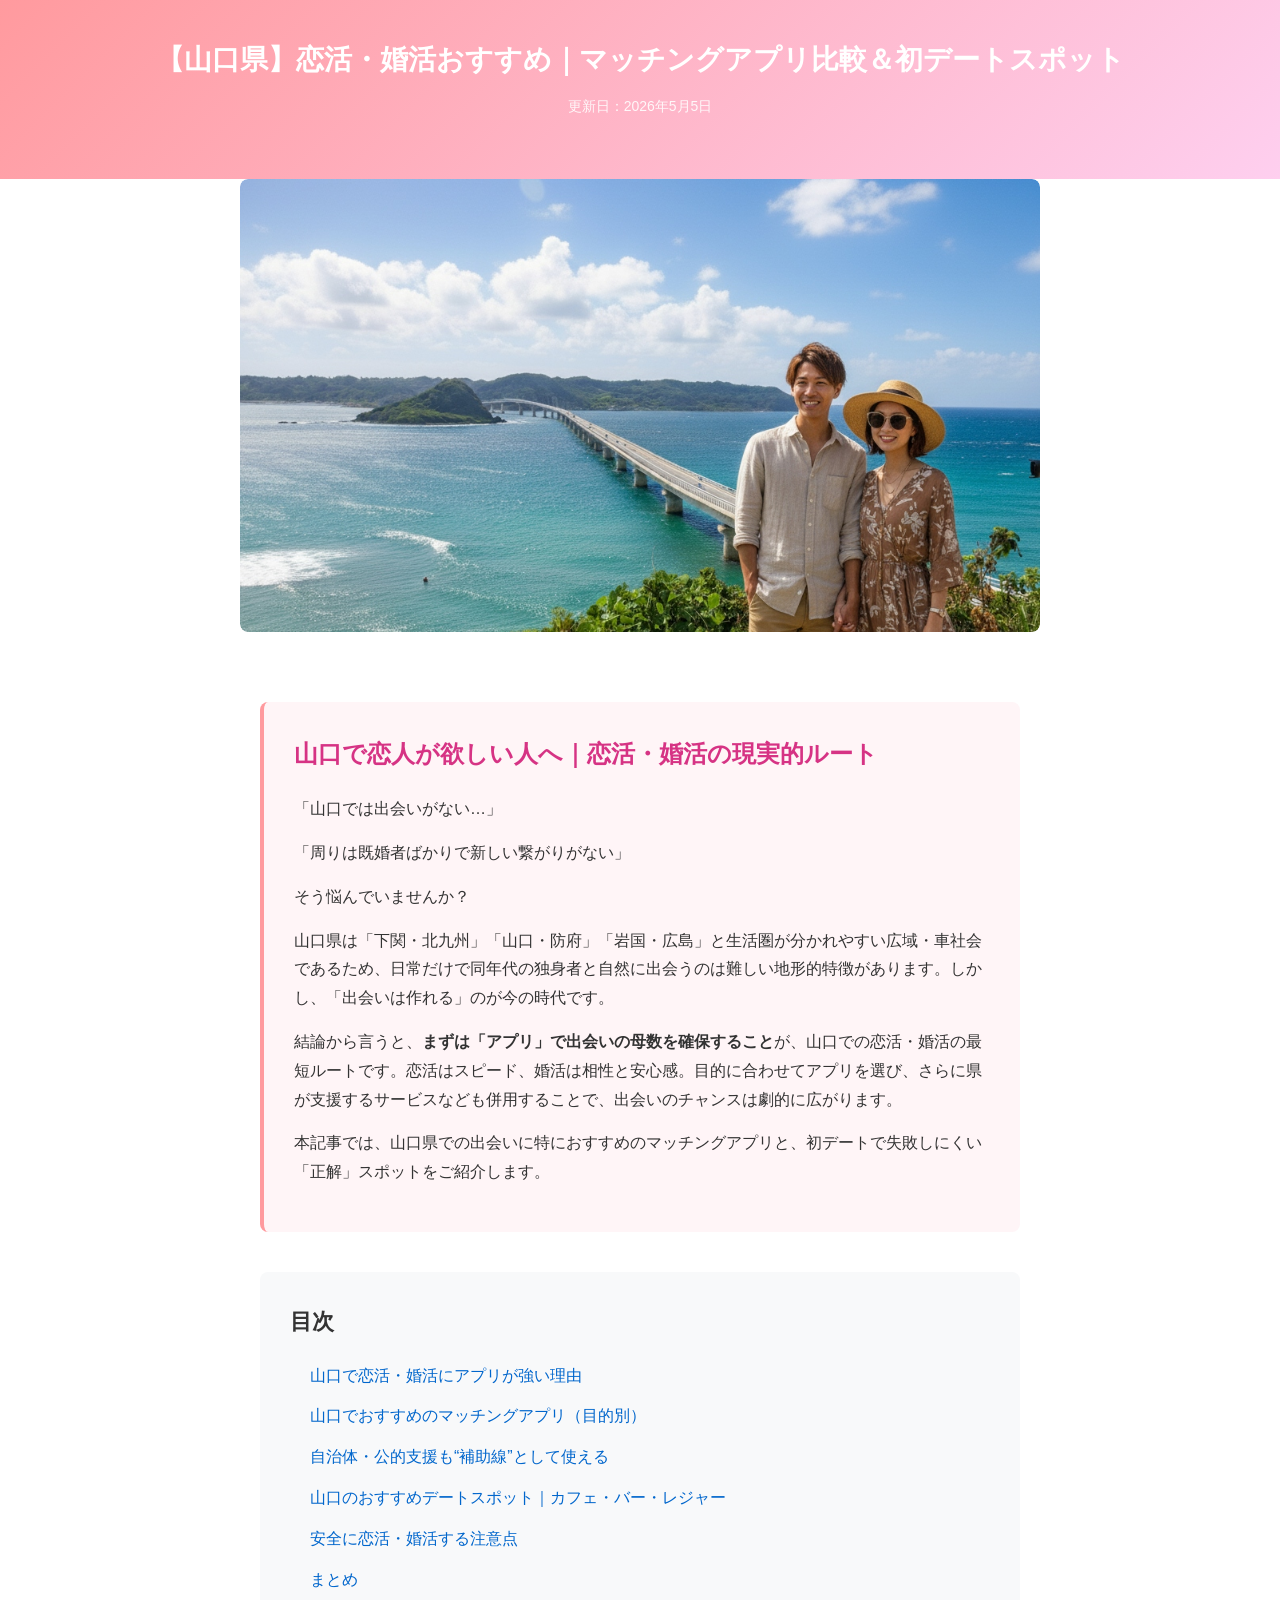
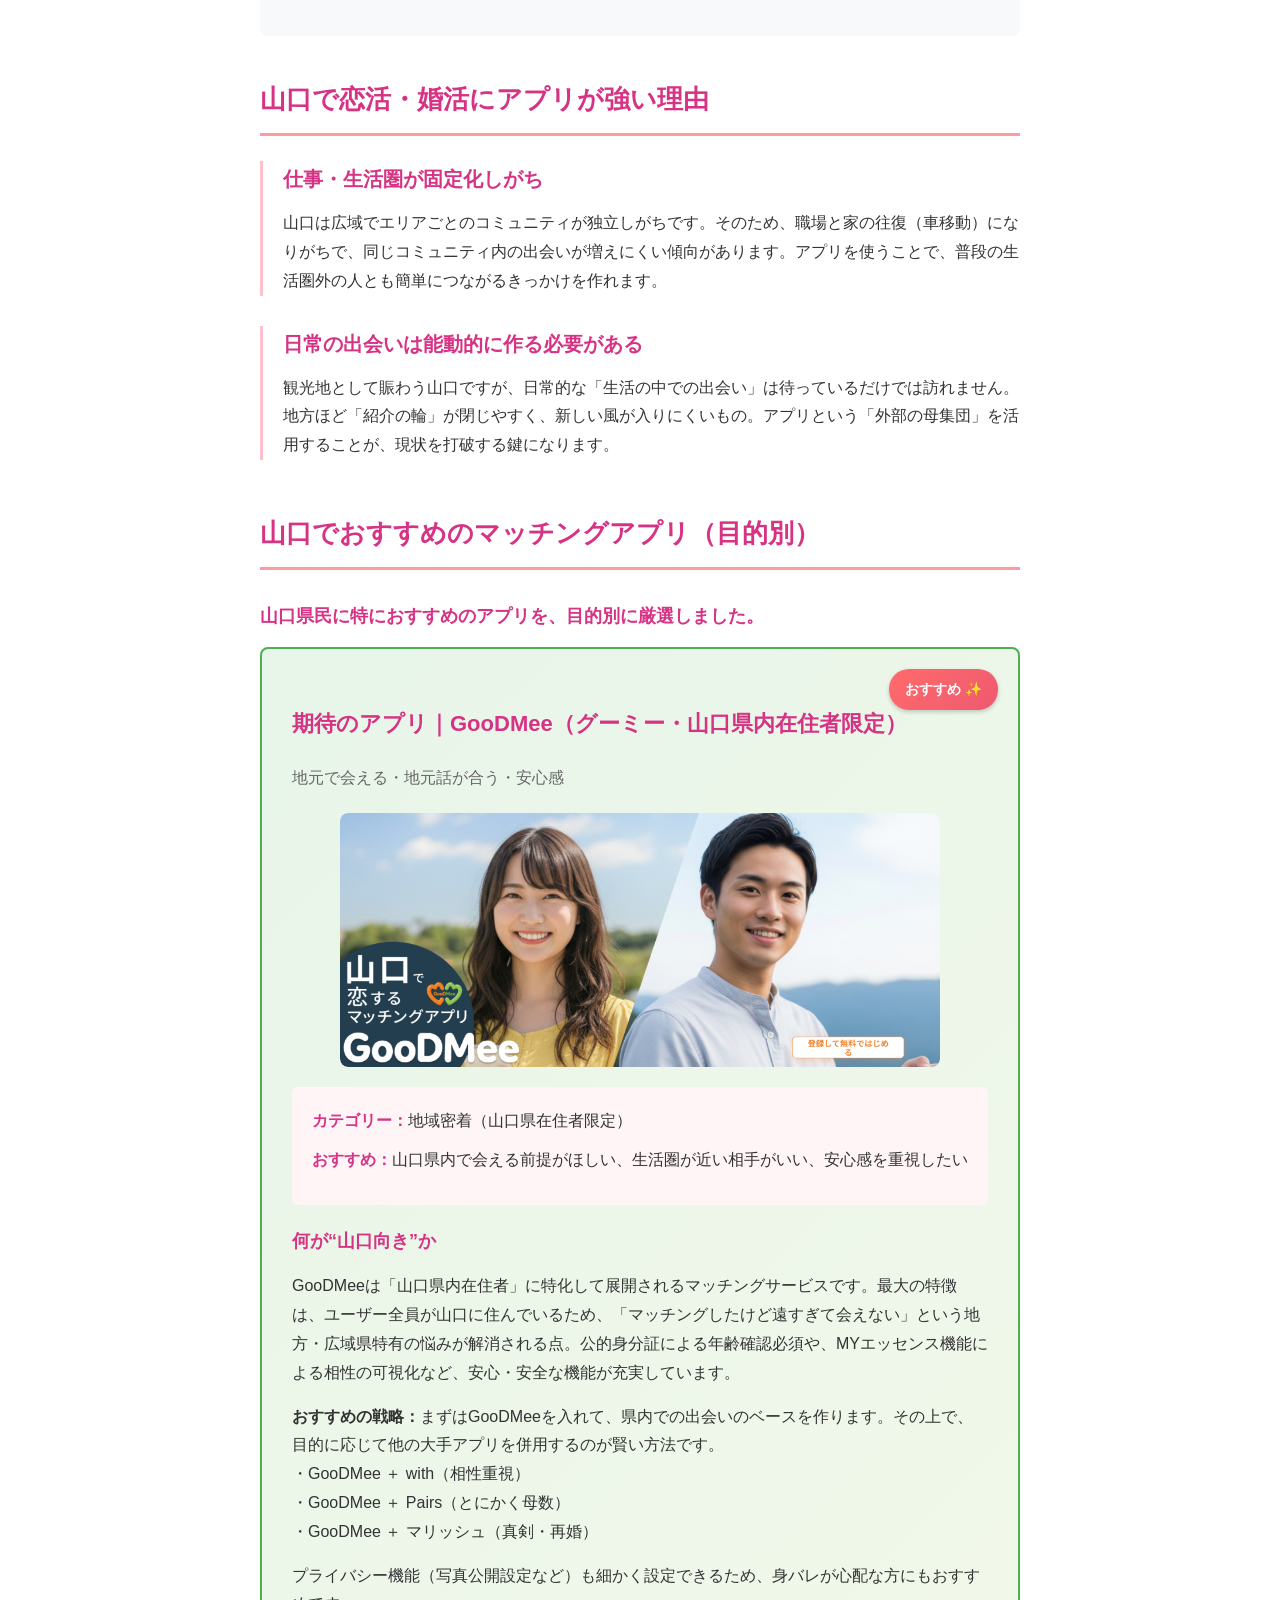
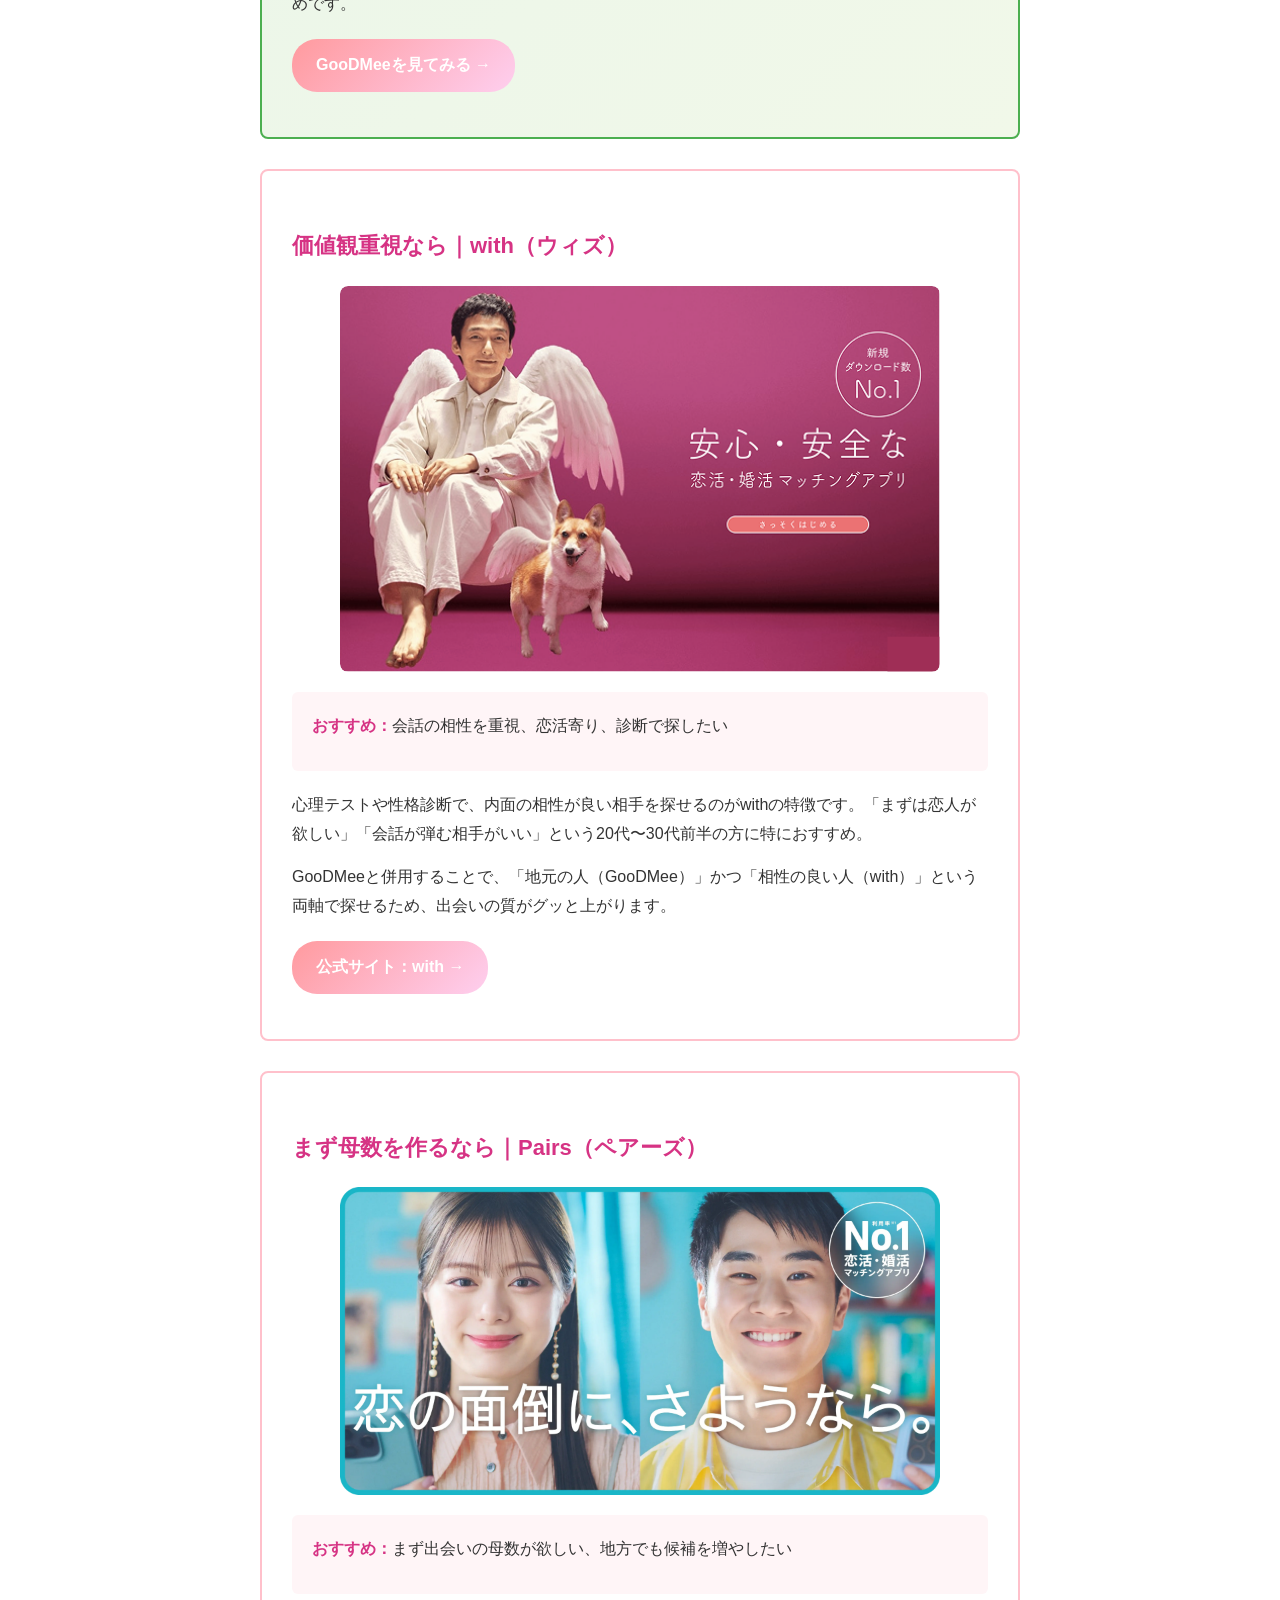
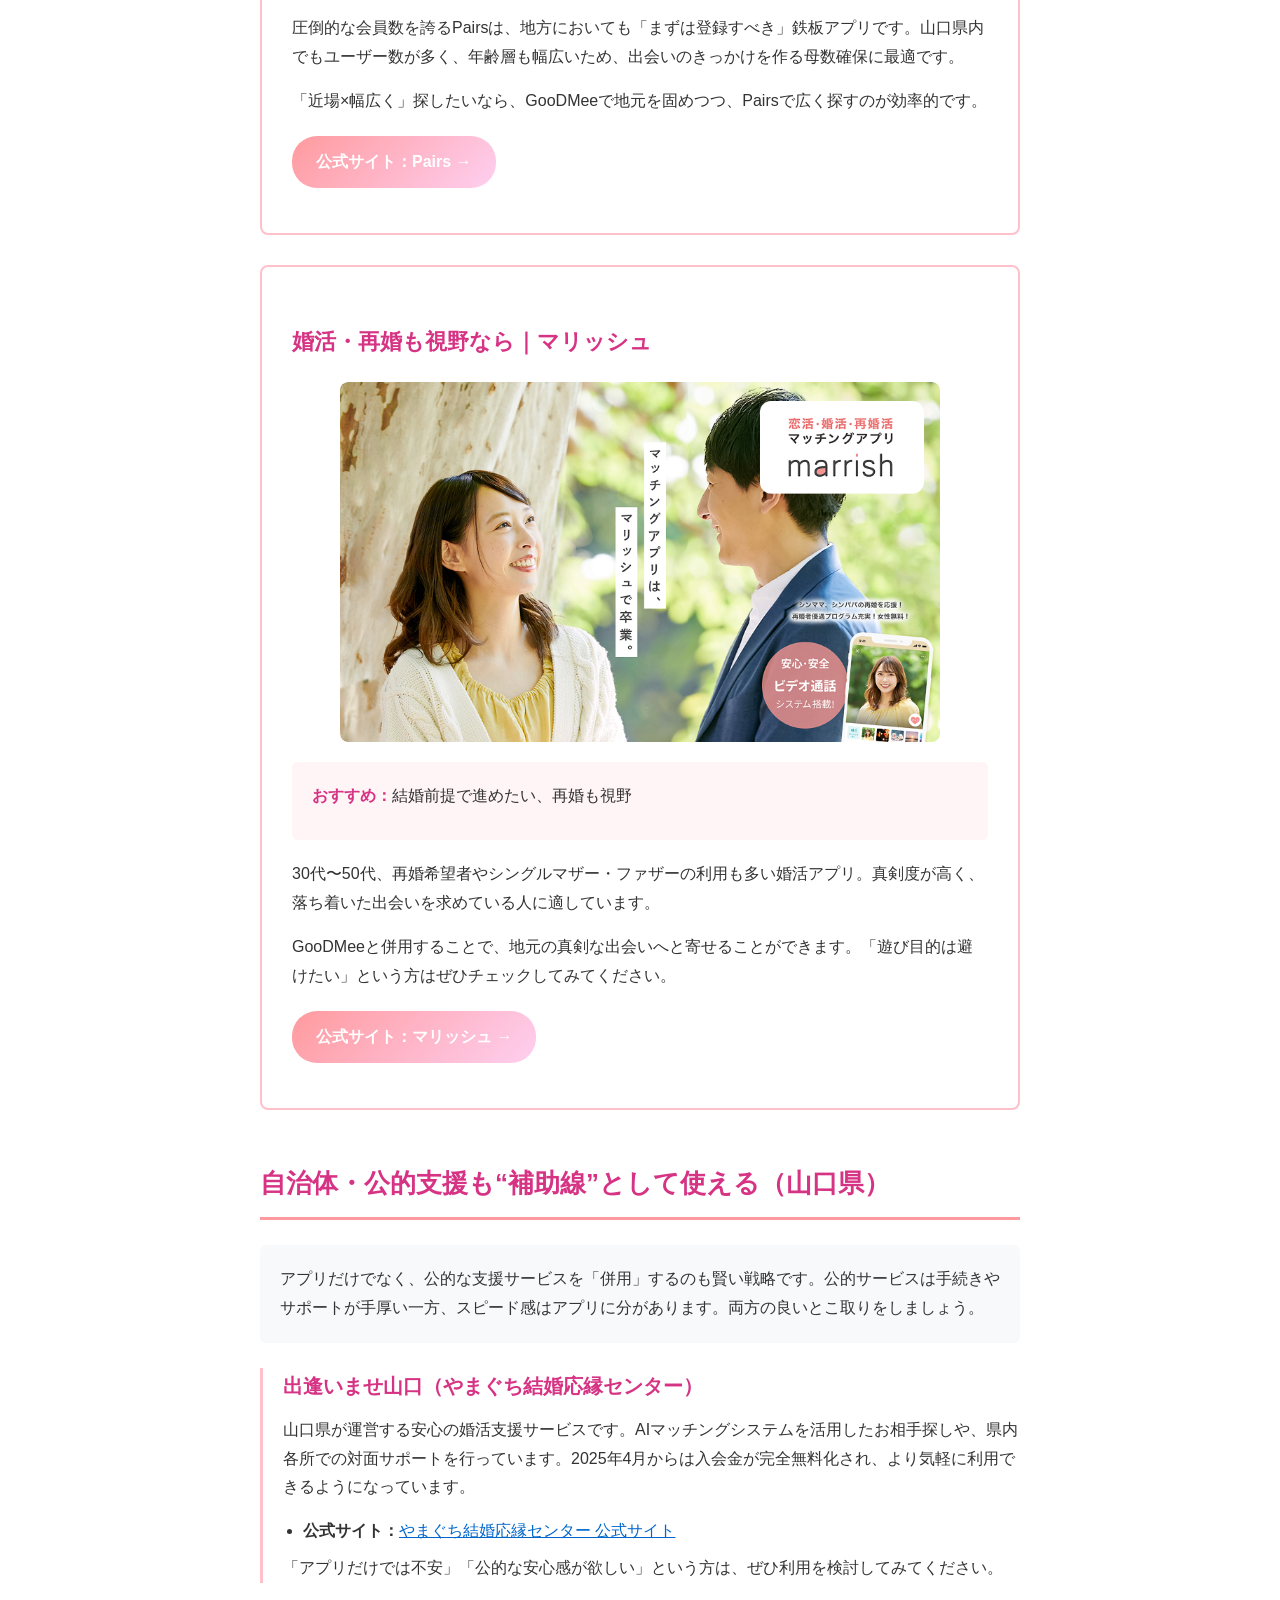
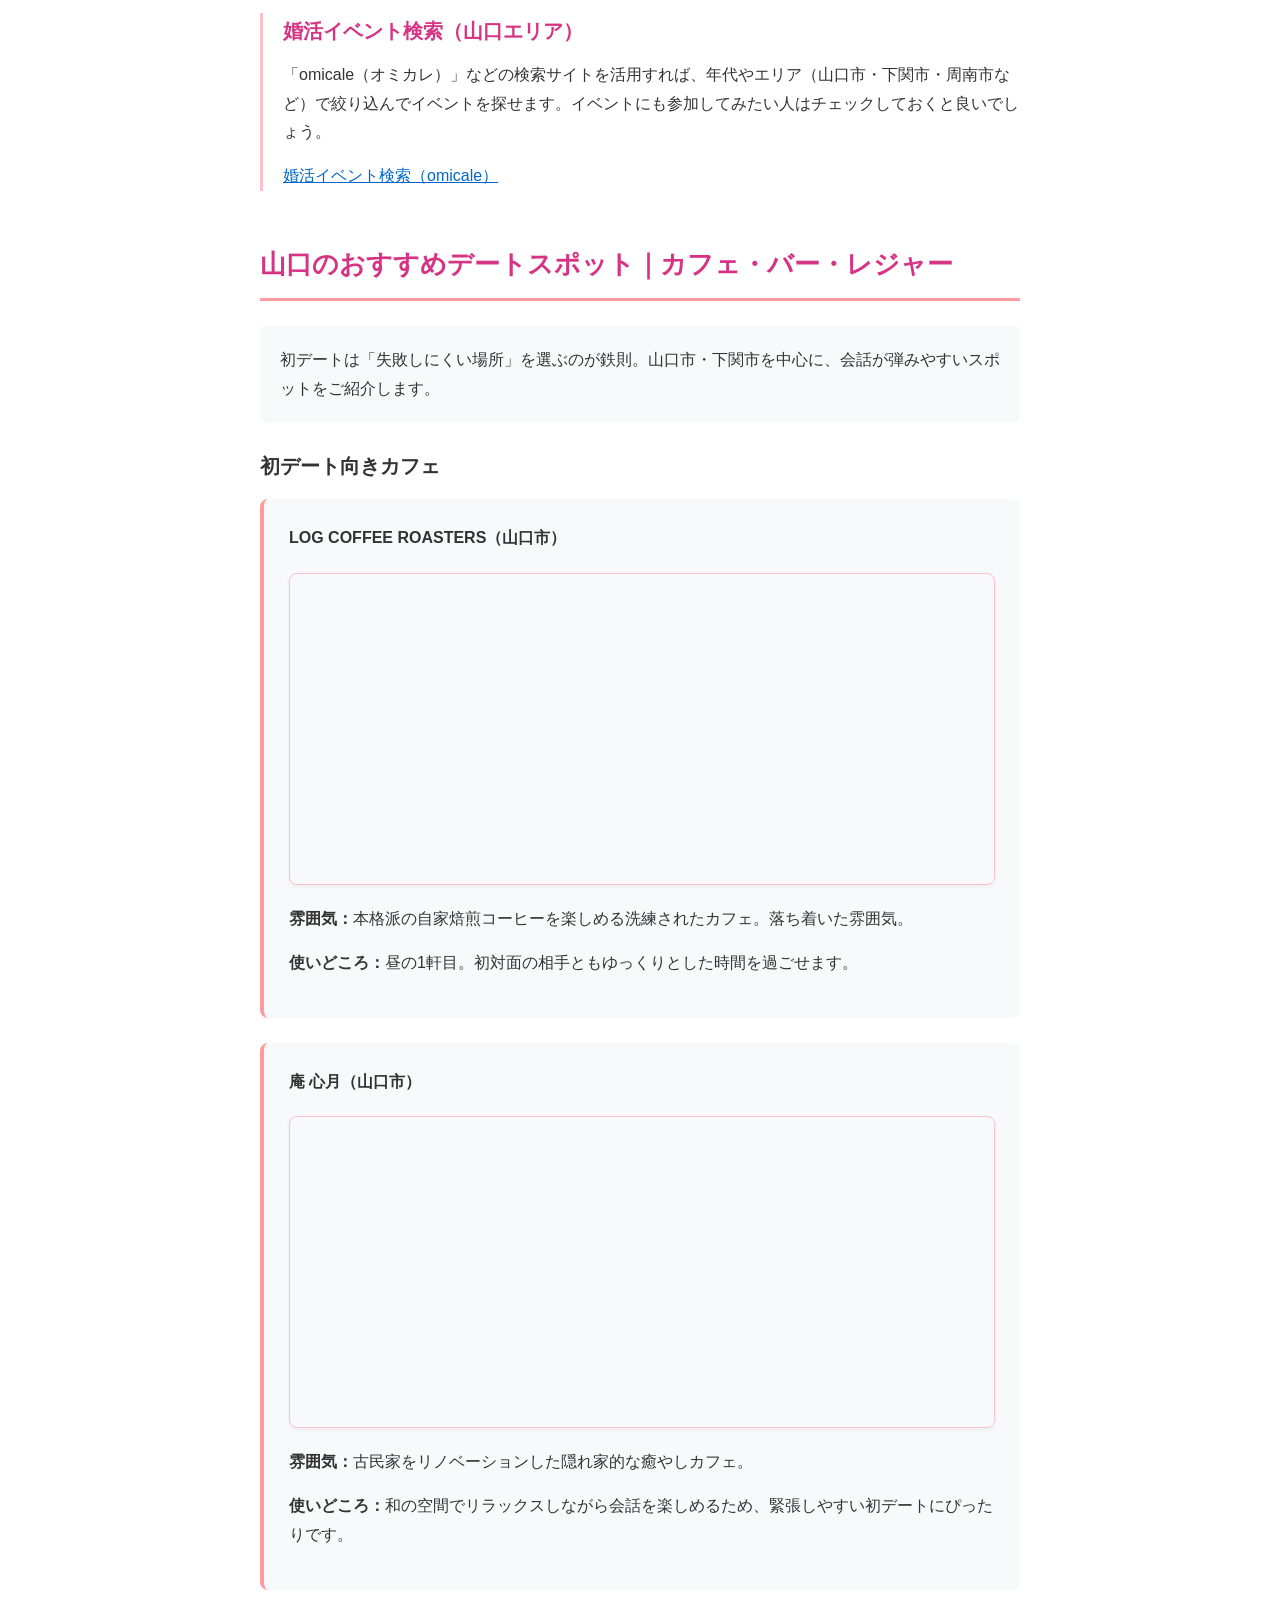
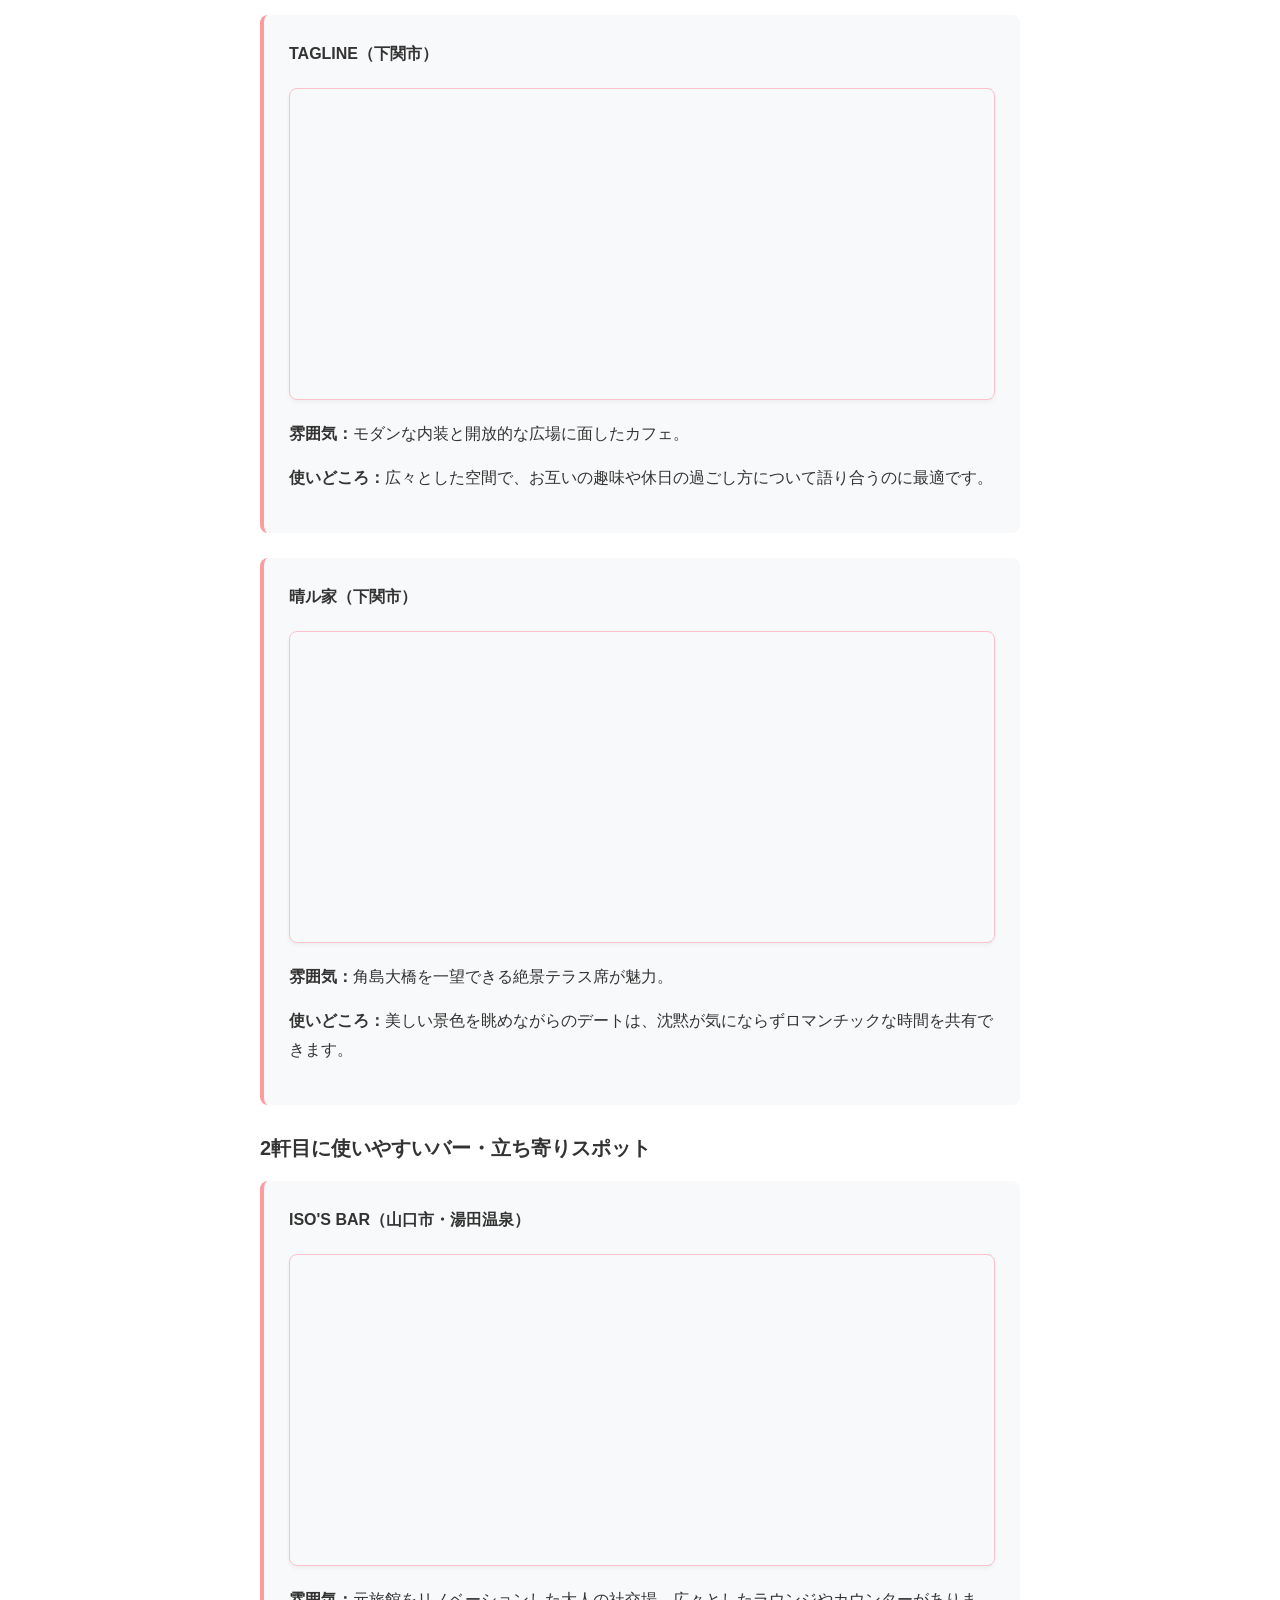
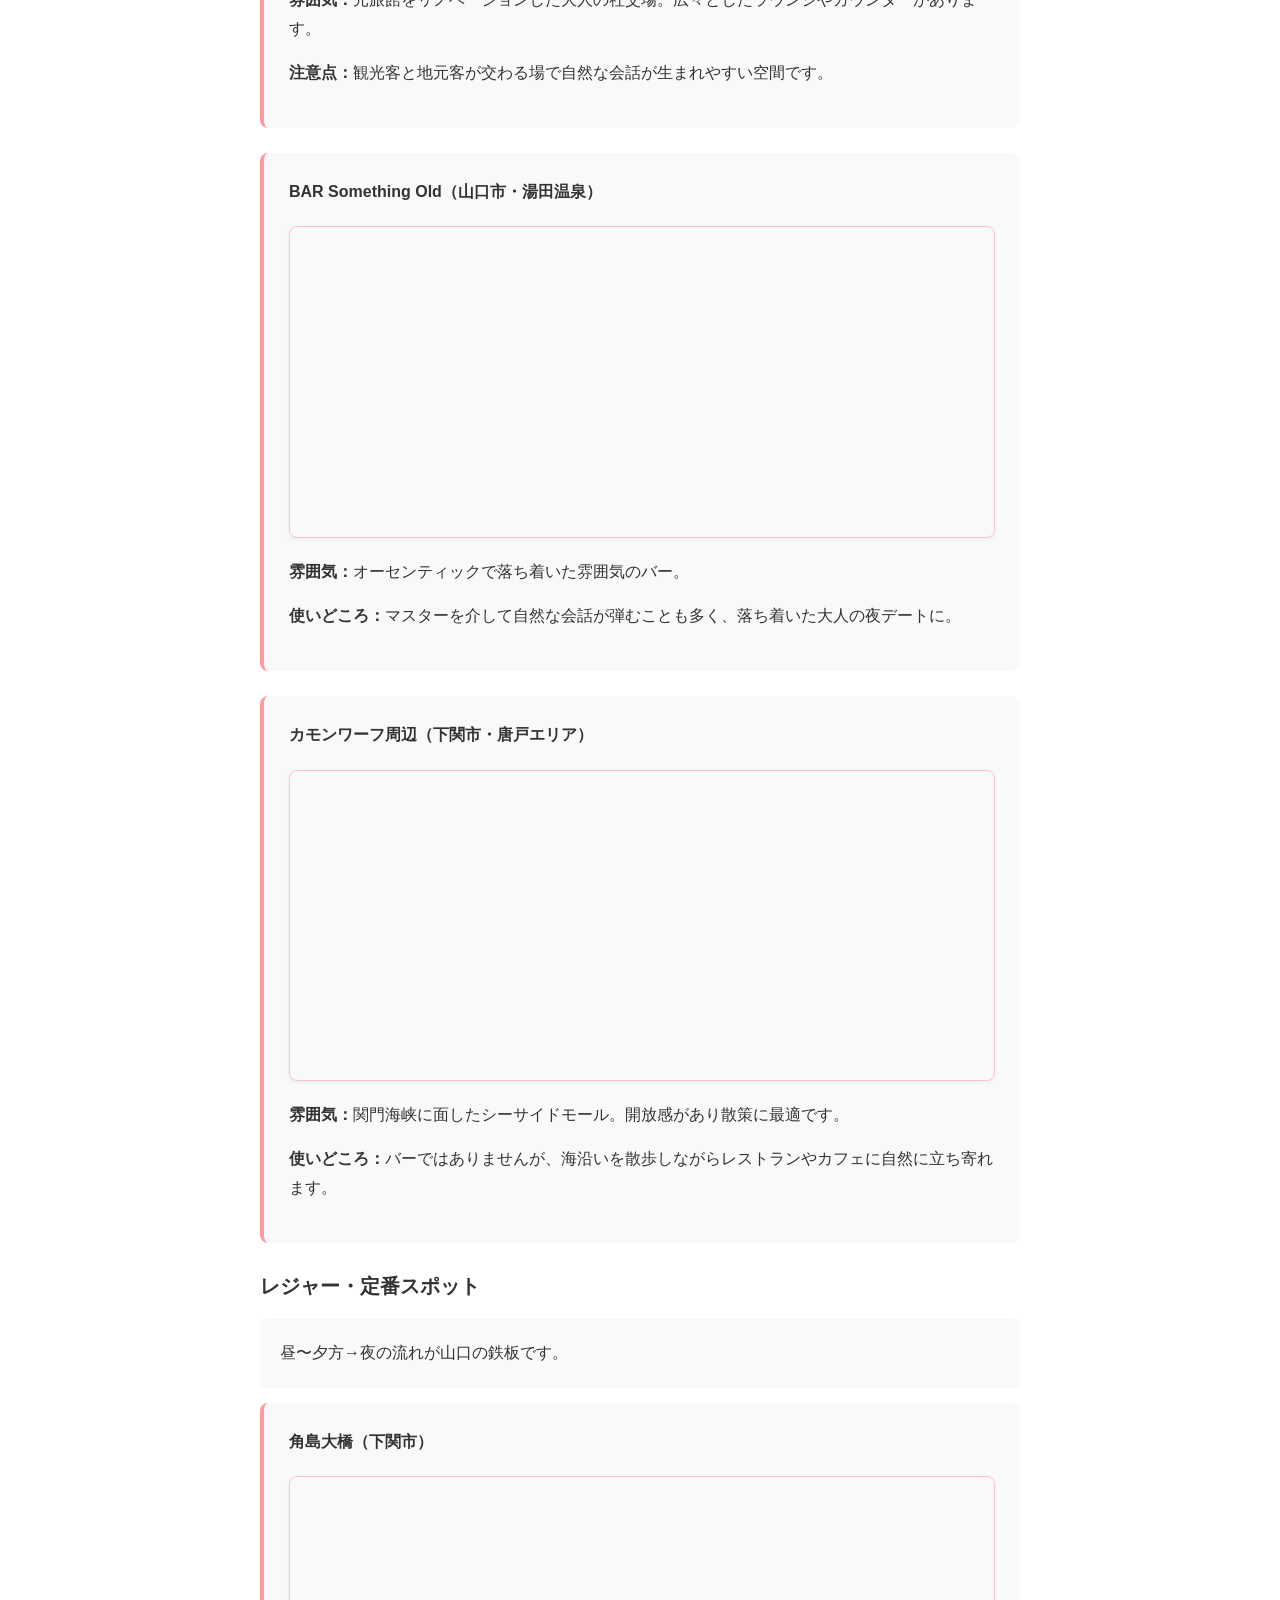
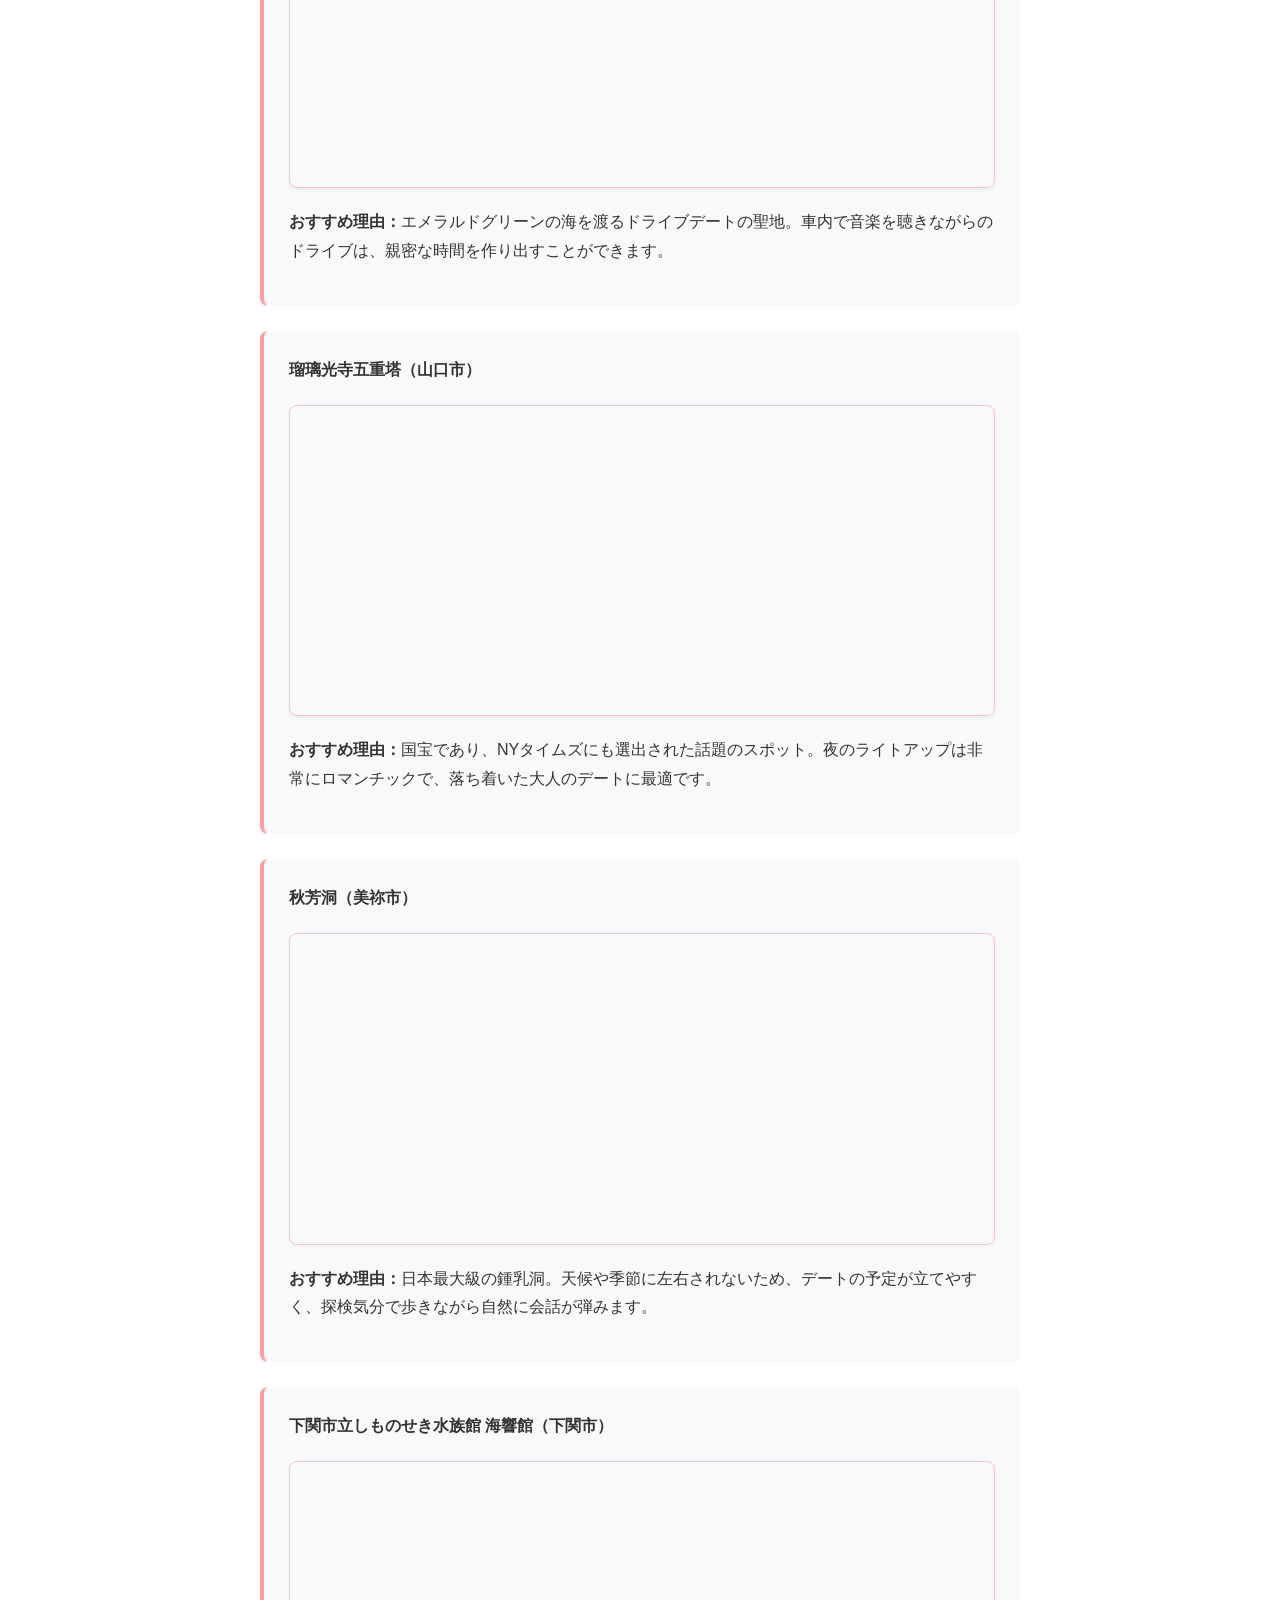
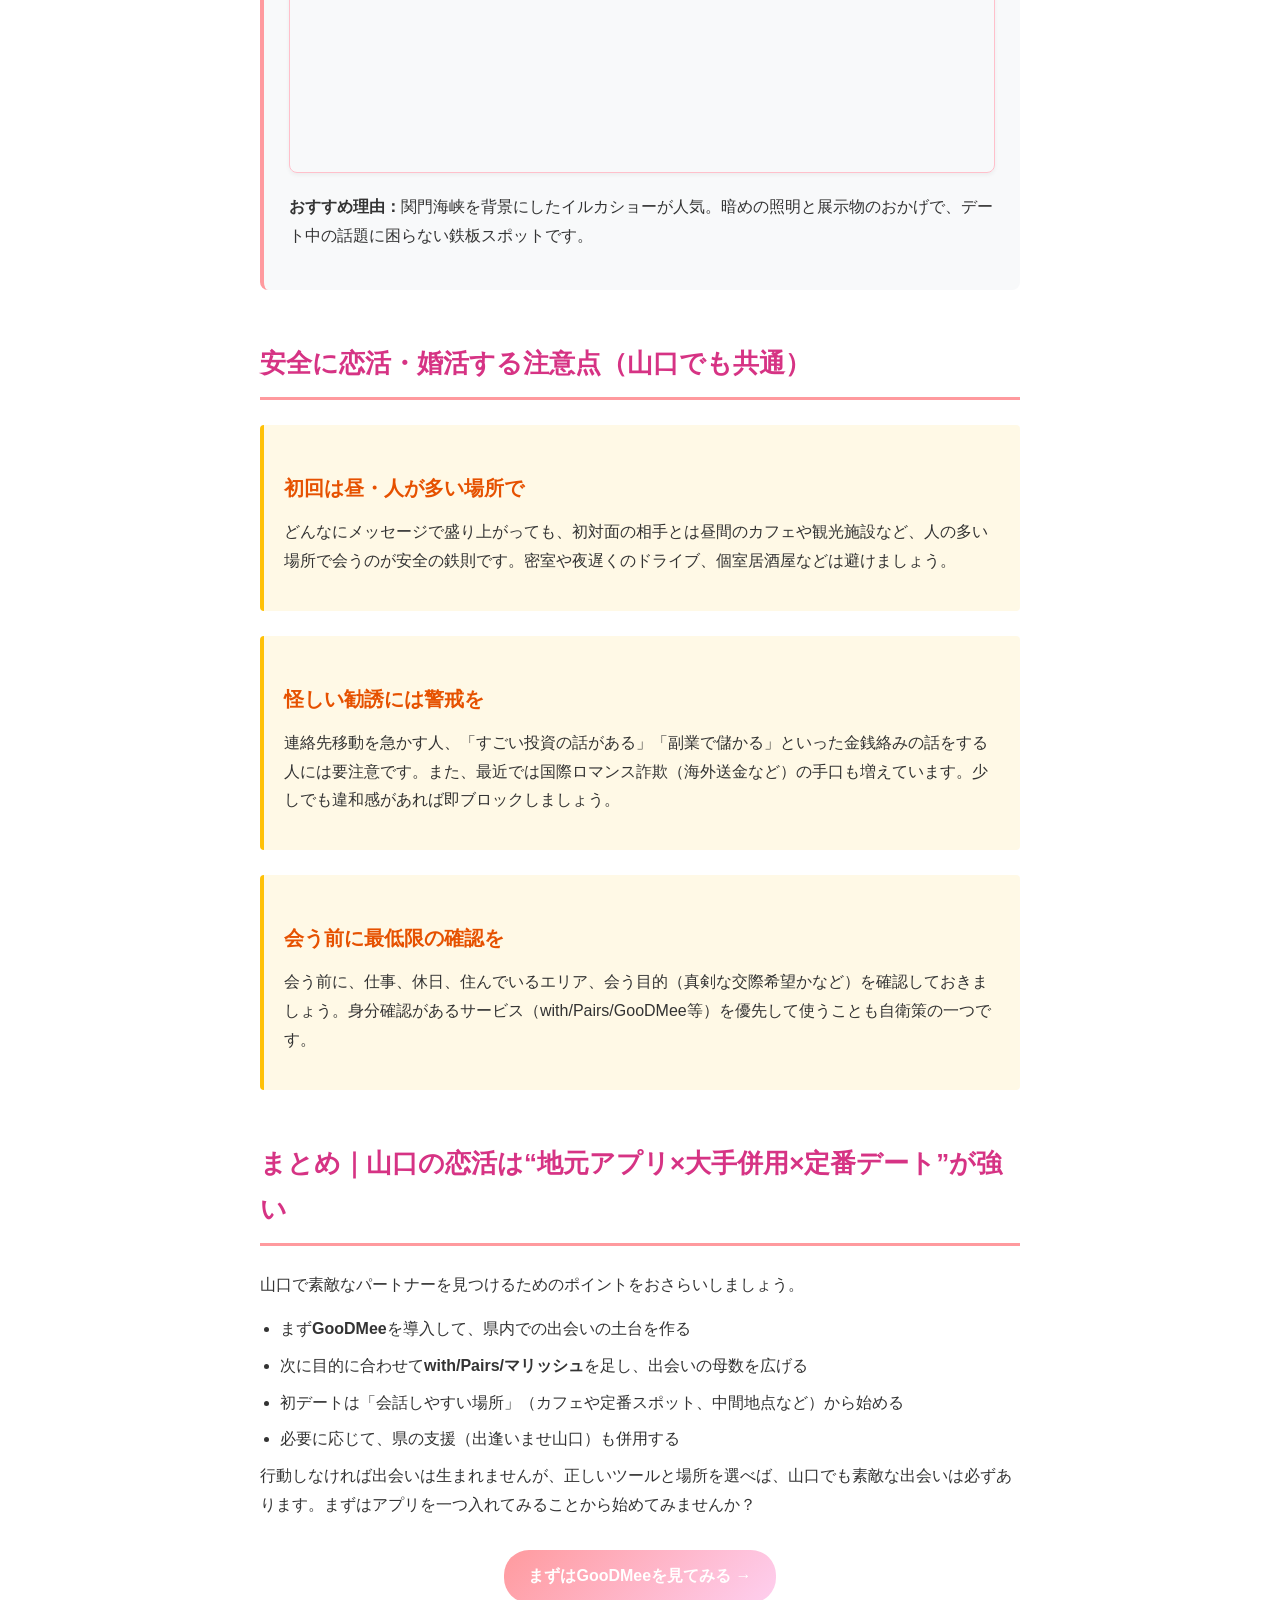
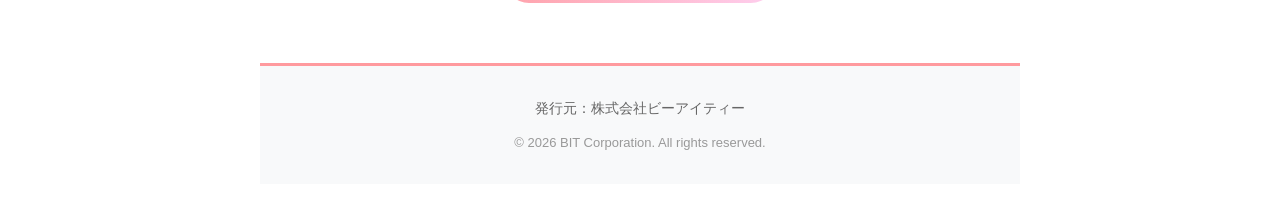
<file: index.html>
<!DOCTYPE html>
<html lang="ja">

<head>
    <meta charset="UTF-8">
    <meta name="viewport" content="width=device-width, initial-scale=1.0">
    <meta name="google-site-verification" content="XobACse9XaHFFnl0Vgy35clkNvxYdwOlj73VS5KQYPg" />

    <!-- ===============================
        ★ Meta Description（検索意図最適化）
    ================================== -->
    <meta name="description"
        content="山口県で恋人が欲しい人向け。おすすめマッチングアプリ比較（GooDMee/with/Pairs/マリッシュ）と、山口市・下関市の初デートに使いやすいカフェ・バー・定番スポットをまとめました。">

    <!-- ===============================
        ★ Title（SEO最適化）
    ================================== -->
    <title>【山口県】恋活・婚活おすすめ｜マッチングアプリ比較＆初デートスポット（山口市・下関市）</title>

    <!-- ===============================
        ★ Keywords（評価は弱いがYahoo対策）
    ================================== -->
    <meta name="keywords" content="山口 マッチングアプリ, 山口 恋活, 山口 婚活, 山口市 デート, 下関市 デート, 山口 カフェ デート, 山口 バー デート, 山口県 婚活支援 出逢いませ山口">

    <!-- ===============================
        ★ OGP（SNSシェア最適化）
    ================================== -->
    <meta property="og:title" content="【山口県】恋活・婚活おすすめ｜マッチングアプリ比較＆初デートスポット">
    <meta property="og:description" content="山口県で恋人が欲しい人向け。おすすめマッチングアプリ比較と、山口市・下関市の初デートに使いやすいスポットをまとめました。">
    <meta property="og:type" content="article">
    <meta property="og:url" content="https://yamaguchi-renai-site.github.io/app3/">
    <meta property="og:site_name" content="山口出会いガイド">
    <meta property="og:locale" content="ja_JP">
    <meta property="og:image" content="https://yamaguchi-renai-site.github.io/app3/images/hero-image.jpg">

    <!-- ===============================
        ★ Twitter Card
    ================================== -->
    <meta name="twitter:card" content="summary_large_image">
    <meta name="twitter:title" content="【山口県】恋活・婚活おすすめ｜マッチングアプリ比較">
    <meta name="twitter:description" content="山口で恋活・婚活！GooDMee、with、Pairs、マリッシュのおすすめ比較とデートスポット情報。">
    <meta name="twitter:image" content="https://yamaguchi-renai-site.github.io/app3/images/hero-image.jpg">

    <!-- ===============================
        ★ Canonical（重複防止）
    ================================== -->
    <link rel="canonical" href="https://yamaguchi-renai-site.github.io/app3/">

    <!-- ===============================
        ★ CSS（高速読み込み）
    ================================== -->
    <link rel="preload" href="style.css" as="style">
    <link rel="stylesheet" href="style.css">

    <!-- ===============================
        ★ 構造化データ①：WebSite
    ================================== -->
    <script type="application/ld+json">
    {
      "@context": "https://schema.org",
      "@type": "WebSite",
      "name": "山口出会いガイド",
      "url": "https://yamaguchi-renai-site.github.io/app3/",
      "potentialAction": {
        "@type": "SearchAction",
        "target": "https://yamaguchi-renai-site.github.io/app3/?q={search_term_string}",
        "query-input": "required name=search_term_string"
      }
    }
    </script>

    <!-- ===============================
        ★ 構造化データ②：Article
    ================================== -->
    <script type="application/ld+json">
    {
      "@context": "https://schema.org",
      "@type": "Article",
      "headline": "【山口県】恋活・婚活おすすめ｜マッチングアプリ比較＆初デートスポット（山口市・下関市）",
      "description": "山口県で恋人が欲しい人向け。おすすめマッチングアプリ比較（GooDMee/with/Pairs/マリッシュ）と、山口市・下関市の初デートに使いやすいカフェ・バー・定番スポットをまとめました。",
      "image": "https://yamaguchi-renai-site.github.io/app3/images/hero-image.jpg",
      "author": {
        "@type": "Organization",
        "name": "山口出会いガイド編集部"
      },
      "datePublished": "2026-05-05",
      "dateModified": "2026-05-05"
    }
    </script>

    <!-- ===============================
        ★ 構造化データ③：FAQ
    ================================== -->
    <script type="application/ld+json">
    {
      "@context": "https://schema.org",
      "@type": "FAQPage",
      "mainEntity": [
        {
          "@type": "Question",
          "name": "山口でもマッチングアプリで出会えますか？",
          "acceptedAnswer": {
            "@type": "Answer",
            "text": "はい。Pairsやwithなど全国アプリはもちろん、山口県在住者限定のGooDMeeなど地域特化サービスも登場しており、広域な県内でも出会いの可能性は大きく広がっています。"
          }
        },
        {
          "@type": "Question",
          "name": "山口県で特に出会いやすいアプリは？",
          "acceptedAnswer": {
            "@type": "Answer",
            "text": "生活圏が近い人と出会えるGooDMeeは地元密着でおすすめ。会話の相性重視ならwith、母数重視ならPairs、真剣な婚活・再婚ならマリッシュが適しています。"
          }
        },
        {
          "@type": "Question",
          "name": "初デートにおすすめの山口スポットは？",
          "acceptedAnswer": {
            "@type": "Answer",
            "text": "山口市ならLOG COFFEE ROASTERSや瑠璃光寺五重塔、下関市ならカモンワーフや角島大橋周辺のカフェなどが開放的で会話が弾みやすくおすすめです。"
          }
        }
      ]
    }
    </script>
<meta name="google-site-verification" content="qyfdlCnFIz5IyeugE2s7--EUny9liNegOADoYBJ8Zhk" />
</head>


<body>
    <header>
        <h1>【山口県】恋活・婚活おすすめ｜マッチングアプリ比較＆初デートスポット</h1>
        <p class="update-date">更新日：2026年5月5日</p>
    </header>

    <!-- ヒーロー画像 -->
    <div class="hero-image-placeholder">
        <img src="images/hero-image.jpg" alt="山口のカップル" style="width:100%; height:auto; display:block;" onerror="this.src='images/placeholder.png'">
    </div>

    <main>
        <section class="intro" id="hero">
            <h2>山口で恋人が欲しい人へ｜恋活・婚活の現実的ルート</h2>
            <p>「山口では出会いがない…」</p>
            <p>「周りは既婚者ばかりで新しい繋がりがない」</p>
            <p>そう悩んでいませんか？</p>
            <p>
                山口県は「下関・北九州」「山口・防府」「岩国・広島」と生活圏が分かれやすい広域・車社会であるため、日常だけで同年代の独身者と自然に出会うのは難しい地形的特徴があります。しかし、「出会いは作れる」のが今の時代です。
            </p>
            <p>
                結論から言うと、<strong>まずは「アプリ」で出会いの母数を確保すること</strong>が、山口での恋活・婚活の最短ルートです。恋活はスピード、婚活は相性と安心感。目的に合わせてアプリを選び、さらに県が支援するサービスなども併用することで、出会いのチャンスは劇的に広がります。
            </p>
            <p>
                本記事では、山口県での出会いに特におすすめのマッチングアプリと、初デートで失敗しにくい「正解」スポットをご紹介します。
            </p>
        </section>

        <nav class="toc">
            <h2>目次</h2>
            <ul>
                <li><a href="#why_app">山口で恋活・婚活にアプリが強い理由</a></li>
                <li><a href="#apps_compare">山口でおすすめのマッチングアプリ（目的別）</a></li>
                <li><a href="#local_support">自治体・公的支援も“補助線”として使える</a></li>
                <li><a href="#date_spots">山口のおすすめデートスポット｜カフェ・バー・レジャー</a></li>
                <li><a href="#safety">安全に恋活・婚活する注意点</a></li>
                <li><a href="#wrap">まとめ</a></li>
            </ul>
        </nav>

        <section id="why_app" class="section">
            <h2>山口で恋活・婚活にアプリが強い理由</h2>

            <div class="point">
                <h3>仕事・生活圏が固定化しがち</h3>
                <p>
                    山口は広域でエリアごとのコミュニティが独立しがちです。そのため、職場と家の往復（車移動）になりがちで、同じコミュニティ内の出会いが増えにくい傾向があります。アプリを使うことで、普段の生活圏外の人とも簡単につながるきっかけを作れます。
                </p>
            </div>

            <div class="point">
                <h3>日常の出会いは能動的に作る必要がある</h3>
                <p>
                    観光地として賑わう山口ですが、日常的な「生活の中での出会い」は待っているだけでは訪れません。地方ほど「紹介の輪」が閉じやすく、新しい風が入りにくいもの。アプリという「外部の母集団」を活用することが、現状を打破する鍵になります。
                </p>
            </div>
        </section>

        <section id="apps_compare" class="section">
            <h2>山口でおすすめのマッチングアプリ（目的別）</h2>
            <p class="lead">山口県民に特におすすめのアプリを、目的別に厳選しました。</p>

            <!-- 期待の新作: GooDMee -->
            <article class="app-item app-item-coming-soon" id="expected_local">
                <div class="coming-soon-badge">おすすめ ✨</div>
                <h3>期待のアプリ｜GooDMee（グーミー・山口県内在住者限定）</h3>
                <p class="app-subtitle">地元で会える・地元話が合う・安心感</p>

                <!-- GooDMee画像 -->
                <div class="image-placeholder">
                    <img src="images/goodmee.png" alt="GooDMee アプリイメージ" style="width:100%; height:auto; display:block;" onerror="this.src='images/placeholder.png'">
                </div>

                <div class="app-info">
                    <p><strong>カテゴリー：</strong>地域密着（山口県在住者限定）</p>
                    <p><strong>おすすめ：</strong>山口県内で会える前提がほしい、生活圏が近い相手がいい、安心感を重視したい</p>
                </div>

                <div class="app-recommend">
                    <h4>何が“山口向き”か</h4>
                    <p>
                        GooDMeeは「山口県内在住者」に特化して展開されるマッチングサービスです。最大の特徴は、ユーザー全員が山口に住んでいるため、「マッチングしたけど遠すぎて会えない」という地方・広域県特有の悩みが解消される点。公的身分証による年齢確認必須や、MYエッセンス機能による相性の可視化など、安心・安全な機能が充実しています。
                    </p>
                    <p>
                        <strong>おすすめの戦略：</strong>まずはGooDMeeを入れて、県内での出会いのベースを作ります。その上で、目的に応じて他の大手アプリを併用するのが賢い方法です。<br>
                        ・GooDMee ＋ with（相性重視）<br>
                        ・GooDMee ＋ Pairs（とにかく母数）<br>
                        ・GooDMee ＋ マリッシュ（真剣・再婚）
                    </p>
                    <p>
                        プライバシー機能（写真公開設定など）も細かく設定できるため、身バレが心配な方にもおすすめです。
                    </p>
                    <p class="official-link"><a href="https://goodmee.jp/" target="_blank"
                            rel="noopener">GooDMeeを見てみる →</a></p>
                </div>
            </article>

            <!-- with -->
            <article class="app-item" id="with">
                <h3>価値観重視なら｜with（ウィズ）</h3>

                <!-- with画像 -->
                <div class="image-placeholder">
                    <img src="images/with-top.png" alt="with 性格診断イメージ" style="width:100%; height:auto; display:block;" onerror="this.src='images/placeholder.png'">
                </div>

                <div class="app-info">
                    <p><strong>おすすめ：</strong>会話の相性を重視、恋活寄り、診断で探したい</p>
                </div>

                <div class="app-recommend">
                    <p>
                        心理テストや性格診断で、内面の相性が良い相手を探せるのがwithの特徴です。「まずは恋人が欲しい」「会話が弾む相手がいい」という20代〜30代前半の方に特におすすめ。
                    </p>
                    <p>
                        GooDMeeと併用することで、「地元の人（GooDMee）」かつ「相性の良い人（with）」という両軸で探せるため、出会いの質がグッと上がります。
                    </p>
                    <p class="official-link"><a href="https://with.is/" target="_blank" rel="noopener">公式サイト：with →</a>
                    </p>
                </div>
            </article>

            <!-- Pairs -->
            <article class="app-item" id="pairs">
                <h3>まず母数を作るなら｜Pairs（ペアーズ）</h3>

                <!-- Pairs画像 -->
                <div class="image-placeholder">
                    <img src="images/pairs_top.webp" alt="Pairs カップルイメージ"
                        style="width:100%; height:auto; display:block;" onerror="this.src='images/placeholder.png'">
                </div>

                <div class="app-info">
                    <p><strong>おすすめ：</strong>まず出会いの母数が欲しい、地方でも候補を増やしたい</p>
                </div>

                <div class="app-recommend">
                    <p>
                        圧倒的な会員数を誇るPairsは、地方においても「まずは登録すべき」鉄板アプリです。山口県内でもユーザー数が多く、年齢層も幅広いため、出会いのきっかけを作る母数確保に最適です。
                    </p>
                    <p>
                        「近場×幅広く」探したいなら、GooDMeeで地元を固めつつ、Pairsで広く探すのが効率的です。
                    </p>
                    <p class="official-link"><a href="https://www.pairs.lv/" target="_blank" rel="noopener">公式サイト：Pairs
                            →</a></p>
                </div>
            </article>

            <!-- marrish -->
            <article class="app-item" id="marrish">
                <h3>婚活・再婚も視野なら｜マリッシュ</h3>

                <!-- marrish画像 -->
                <div class="image-placeholder">
                    <img src="images/marrish_top.png" alt="marrish 大人のカップル"
                        style="width:100%; height:auto; display:block;" onerror="this.src='images/placeholder.png'">
                </div>

                <div class="app-info">
                    <p><strong>おすすめ：</strong>結婚前提で進めたい、再婚も視野</p>
                </div>

                <div class="app-recommend">
                    <p>
                        30代〜50代、再婚希望者やシングルマザー・ファザーの利用も多い婚活アプリ。真剣度が高く、落ち着いた出会いを求めている人に適しています。
                    </p>
                    <p>
                        GooDMeeと併用することで、地元の真剣な出会いへと寄せることができます。「遊び目的は避けたい」という方はぜひチェックしてみてください。
                    </p>
                    <p class="official-link"><a href="https://marrish.com/" target="_blank" rel="noopener">公式サイト：マリッシュ
                            →</a></p>
                </div>
            </article>
        </section>

        <section id="local_support" class="section">
            <h2>自治体・公的支援も“補助線”として使える（山口県）</h2>
            <p class="section-intro">
                アプリだけでなく、公的な支援サービスを「併用」するのも賢い戦略です。公的サービスは手続きやサポートが手厚い一方、スピード感はアプリに分があります。両方の良いとこ取りをしましょう。
            </p>

            <div class="point">
                <h3>出逢いませ山口（やまぐち結婚応縁センター）</h3>
                <p>
                    山口県が運営する安心の婚活支援サービスです。AIマッチングシステムを活用したお相手探しや、県内各所での対面サポートを行っています。2025年4月からは入会金が完全無料化され、より気軽に利用できるようになっています。
                </p>
                <ul>
                    <li><strong>公式サイト：</strong><a href="https://www.yamaguchi-msc.jp/"
                            target="_blank">やまぐち結婚応縁センター 公式サイト</a></li>
                </ul>
                <p>
                    「アプリだけでは不安」「公的な安心感が欲しい」という方は、ぜひ利用を検討してみてください。
                </p>
            </div>

            <div class="point">
                <h3>婚活イベント検索（山口エリア）</h3>
                <p>
                    「omicale（オミカレ）」などの検索サイトを活用すれば、年代やエリア（山口市・下関市・周南市など）で絞り込んでイベントを探せます。イベントにも参加してみたい人はチェックしておくと良いでしょう。
                </p>
                <p><a href="https://party-calendar.net/area/yamaguchi" target="_blank">婚活イベント検索（omicale）</a></p>
            </div>
        </section>

        <section id="date_spots" class="section">
            <h2>山口のおすすめデートスポット｜カフェ・バー・レジャー</h2>
            <p class="section-intro">
                初デートは「失敗しにくい場所」を選ぶのが鉄則。山口市・下関市を中心に、会話が弾みやすいスポットをご紹介します。
            </p>

            <!-- カフェ -->
            <h3>初デート向きカフェ</h3>

            <article class="spot-item">
                <h4>LOG COFFEE ROASTERS（山口市）</h4>
                <div class="map-container">
                    <iframe width="100%" height="300" frameborder="0" scrolling="no"
                        src="https://maps.google.com/maps?q=LOG+COFFEE+ROASTERS+山口&t=&z=15&ie=UTF8&iwloc=&output=embed"></iframe>
                </div>
                <p><strong>雰囲気：</strong>本格派の自家焙煎コーヒーを楽しめる洗練されたカフェ。落ち着いた雰囲気。</p>
                <p><strong>使いどころ：</strong>昼の1軒目。初対面の相手ともゆっくりとした時間を過ごせます。</p>
            </article>

            <article class="spot-item">
                <h4>庵 心月（山口市）</h4>
                <div class="map-container">
                    <iframe width="100%" height="300" frameborder="0" scrolling="no"
                        src="https://maps.google.com/maps?q=庵+心月+山口&t=&z=15&ie=UTF8&iwloc=&output=embed"></iframe>
                </div>
                <p><strong>雰囲気：</strong>古民家をリノベーションした隠れ家的な癒やしカフェ。</p>
                <p><strong>使いどころ：</strong>和の空間でリラックスしながら会話を楽しめるため、緊張しやすい初デートにぴったりです。</p>
            </article>

            <article class="spot-item">
                <h4>TAGLINE（下関市）</h4>
                <div class="map-container">
                    <iframe width="100%" height="300" frameborder="0" scrolling="no"
                        src="https://maps.google.com/maps?q=TAGLINE+下関&t=&z=15&ie=UTF8&iwloc=&output=embed"></iframe>
                </div>
                <p><strong>雰囲気：</strong>モダンな内装と開放的な広場に面したカフェ。</p>
                <p><strong>使いどころ：</strong>広々とした空間で、お互いの趣味や休日の過ごし方について語り合うのに最適です。</p>
            </article>

            <article class="spot-item">
                <h4>晴ル家（下関市）</h4>
                <div class="map-container">
                    <iframe width="100%" height="300" frameborder="0" scrolling="no"
                        src="https://maps.google.com/maps?q=晴ル家+下関&t=&z=15&ie=UTF8&iwloc=&output=embed"></iframe>
                </div>
                <p><strong>雰囲気：</strong>角島大橋を一望できる絶景テラス席が魅力。</p>
                <p><strong>使いどころ：</strong>美しい景色を眺めながらのデートは、沈黙が気にならずロマンチックな時間を共有できます。</p>
            </article>

            <!-- バー -->
            <h3>2軒目に使いやすいバー・立ち寄りスポット</h3>

            <article class="spot-item">
                <h4>ISO'S BAR（山口市・湯田温泉）</h4>
                <div class="map-container">
                    <iframe width="100%" height="300" frameborder="0" scrolling="no"
                        src="https://maps.google.com/maps?q=ISO'S+BAR+山口&t=&z=15&ie=UTF8&iwloc=&output=embed"></iframe>
                </div>
                <p><strong>雰囲気：</strong>元旅館をリノベーションした大人の社交場。広々としたラウンジやカウンターがあります。</p>
                <p><strong>注意点：</strong>観光客と地元客が交わる場で自然な会話が生まれやすい空間です。</p>
            </article>

            <article class="spot-item">
                <h4>BAR Something Old（山口市・湯田温泉）</h4>
                <div class="map-container">
                    <iframe width="100%" height="300" frameborder="0" scrolling="no"
                        src="https://maps.google.com/maps?q=BAR+Something+Old+山口&t=&z=15&ie=UTF8&iwloc=&output=embed"></iframe>
                </div>
                <p><strong>雰囲気：</strong>オーセンティックで落ち着いた雰囲気のバー。</p>
                <p><strong>使いどころ：</strong>マスターを介して自然な会話が弾むことも多く、落ち着いた大人の夜デートに。</p>
            </article>
            
            <article class="spot-item">
                <h4>カモンワーフ周辺（下関市・唐戸エリア）</h4>
                <div class="map-container">
                    <iframe width="100%" height="300" frameborder="0" scrolling="no"
                        src="https://maps.google.com/maps?q=カモンワーフ&t=&z=15&ie=UTF8&iwloc=&output=embed"></iframe>
                </div>
                <p><strong>雰囲気：</strong>関門海峡に面したシーサイドモール。開放感があり散策に最適です。</p>
                <p><strong>使いどころ：</strong>バーではありませんが、海沿いを散歩しながらレストランやカフェに自然に立ち寄れます。</p>
            </article>

            <!-- レジャー -->
            <h3>レジャー・定番スポット</h3>
            <p class="section-intro">昼〜夕方→夜の流れが山口の鉄板です。</p>

            <article class="spot-item">
                <h4>角島大橋（下関市）</h4>
                <div class="map-container">
                    <iframe width="100%" height="300" frameborder="0" scrolling="no"
                        src="https://maps.google.com/maps?q=角島大橋&t=&z=14&ie=UTF8&iwloc=&output=embed"></iframe>
                </div>
                <p><strong>おすすめ理由：</strong>エメラルドグリーンの海を渡るドライブデートの聖地。車内で音楽を聴きながらのドライブは、親密な時間を作り出すことができます。</p>
            </article>

            <article class="spot-item">
                <h4>瑠璃光寺五重塔（山口市）</h4>
                <div class="map-container">
                    <iframe width="100%" height="300" frameborder="0" scrolling="no"
                        src="https://maps.google.com/maps?q=瑠璃光寺五重塔&t=&z=15&ie=UTF8&iwloc=&output=embed"></iframe>
                </div>
                <p><strong>おすすめ理由：</strong>国宝であり、NYタイムズにも選出された話題のスポット。夜のライトアップは非常にロマンチックで、落ち着いた大人のデートに最適です。</p>
            </article>

            <article class="spot-item">
                <h4>秋芳洞（美祢市）</h4>
                <div class="map-container">
                    <iframe width="100%" height="300" frameborder="0" scrolling="no"
                        src="https://maps.google.com/maps?q=秋芳洞&t=&z=14&ie=UTF8&iwloc=&output=embed"></iframe>
                </div>
                <p><strong>おすすめ理由：</strong>日本最大級の鍾乳洞。天候や季節に左右されないため、デートの予定が立てやすく、探検気分で歩きながら自然に会話が弾みます。</p>
            </article>

            <article class="spot-item">
                <h4>下関市立しものせき水族館 海響館（下関市）</h4>
                <div class="map-container">
                    <iframe width="100%" height="300" frameborder="0" scrolling="no"
                        src="https://maps.google.com/maps?q=下関市立しものせき水族館+海響館&t=&z=14&ie=UTF8&iwloc=&output=embed"></iframe>
                </div>
                <p><strong>おすすめ理由：</strong>関門海峡を背景にしたイルカショーが人気。暗めの照明と展示物のおかげで、デート中の話題に困らない鉄板スポットです。</p>
            </article>
        </section>

        <section id="safety" class="section">
            <h2>安全に恋活・婚活する注意点（山口でも共通）</h2>
            <div class="safety-point">
                <h3>初回は昼・人が多い場所で</h3>
                <p>
                    どんなにメッセージで盛り上がっても、初対面の相手とは昼間のカフェや観光施設など、人の多い場所で会うのが安全の鉄則です。密室や夜遅くのドライブ、個室居酒屋などは避けましょう。
                </p>
            </div>

            <div class="safety-point">
                <h3>怪しい勧誘には警戒を</h3>
                <p>
                    連絡先移動を急かす人、「すごい投資の話がある」「副業で儲かる」といった金銭絡みの話をする人には要注意です。また、最近では国際ロマンス詐欺（海外送金など）の手口も増えています。少しでも違和感があれば即ブロックしましょう。
                </p>
            </div>

            <div class="safety-point">
                <h3>会う前に最低限の確認を</h3>
                <p>
                    会う前に、仕事、休日、住んでいるエリア、会う目的（真剣な交際希望かなど）を確認しておきましょう。身分確認があるサービス（with/Pairs/GooDMee等）を優先して使うことも自衛策の一つです。
                </p>
            </div>
        </section>

        <section id="wrap" class="section">
            <h2>まとめ｜山口の恋活は“地元アプリ×大手併用×定番デート”が強い</h2>
            <p>
                山口で素敵なパートナーを見つけるためのポイントをおさらいしましょう。
            </p>
            <ul>
                <li>まず<strong>GooDMee</strong>を導入して、県内での出会いの土台を作る</li>
                <li>次に目的に合わせて<strong>with/Pairs/マリッシュ</strong>を足し、出会いの母数を広げる</li>
                <li>初デートは「会話しやすい場所」（カフェや定番スポット、中間地点など）から始める</li>
                <li>必要に応じて、県の支援（出逢いませ山口）も併用する</li>
            </ul>
            <p>
                行動しなければ出会いは生まれませんが、正しいツールと場所を選べば、山口でも素敵な出会いは必ずあります。まずはアプリを一つ入れてみることから始めてみませんか？
            </p>
            <p class="official-link" style="text-align: center; margin-top: 30px;">
                <a href="https://goodmee.jp/" target="_blank" rel="noopener">まずはGooDMeeを見てみる →</a>
            </p>
        </section>

        <footer>
            <p class="publisher">発行元：株式会社ビーアイティー</p>
            <p class="copyright">&copy; 2026 BIT Corporation. All rights reserved.</p>
        </footer>
    </main>

    <script src="script.js"></script>
</body>

</html>
</file>
<file: style.css>
/* 基本設定 */
* {
    margin: 0;
    padding: 0;
    box-sizing: border-box;
}

body {
    font-family: -apple-system, BlinkMacSystemFont, "Segoe UI", "Hiragino Kaku Gothic ProN", "Hiragino Sans", Meiryo, sans-serif;
    line-height: 1.8;
    color: #333;
    background-color: #fff;
}

/* ヘッダー */
header {
    background: linear-gradient(135deg, #ff9a9e 0%, #fecfef 100%);
    padding: 40px 20px;
    text-align: center;
    color: #fff;
}

header h1 {
    font-size: 28px;
    margin-bottom: 15px;
    line-height: 1.4;
}

.update-date {
    font-size: 14px;
    margin-bottom: 20px;
    opacity: 0.9;
}

.share-buttons p {
    font-size: 14px;
    opacity: 0.9;
}

/* メインコンテンツ */
main {
    max-width: 800px;
    margin: 0 auto;
    padding: 40px 20px;
}

/* イントロセクション */
.intro {
    background-color: #fff5f7;
    padding: 30px;
    border-radius: 8px;
    margin-bottom: 40px;
    border-left: 4px solid #ff9a9e;
}

.intro h2 {
    font-size: 24px;
    margin-bottom: 20px;
    color: #d63384;
}

.intro p {
    margin-bottom: 15px;
}

/* 目次 */
.toc {
    background-color: #f8f9fa;
    padding: 30px;
    border-radius: 8px;
    margin-bottom: 40px;
}

.toc h2 {
    font-size: 22px;
    margin-bottom: 20px;
    color: #333;
}

.toc ul {
    list-style: none;
}

.toc li {
    margin-bottom: 12px;
}

.toc a {
    color: #0066cc;
    text-decoration: none;
    border-bottom: 1px solid transparent;
    transition: all 0.3s ease;
}

.toc a:hover {
    color: #004499;
    border-bottom-color: #004499;
}

/* セクション */
.section {
    margin-bottom: 50px;
}

.section h2 {
    font-size: 26px;
    margin-bottom: 25px;
    padding-bottom: 10px;
    border-bottom: 3px solid #ff9a9e;
    color: #d63384;
}

.section h3 {
    font-size: 20px;
    margin: 25px 0 15px;
    color: #333;
}

.section p {
    margin-bottom: 15px;
}

.section-intro,
.section-outro {
    background-color: #f8f9fa;
    padding: 20px;
    border-radius: 6px;
    margin-bottom: 30px;
}

.lead {
    font-size: 18px;
    font-weight: 600;
    margin: 30px 0 20px;
    color: #d63384;
}

/* ポイント */
.point {
    margin-bottom: 30px;
    padding-left: 20px;
    border-left: 3px solid #ffc0cb;
}

.point h3 {
    color: #d63384;
    margin-bottom: 12px;
}

/* アプリ紹介 */
.app-item {
    background-color: #fff;
    border: 2px solid #ffc0cb;
    border-radius: 8px;
    padding: 30px;
    margin-bottom: 30px;
}

.app-item h3 {
    font-size: 22px;
    color: #d63384;
    margin-bottom: 20px;
}

/* 近日公開アプリ用の特別スタイル */
.app-item-coming-soon {
    position: relative;
    background: linear-gradient(135deg, #e8f5e9 0%, #f1f8e9 100%);
    border: 2px solid #4caf50;
}

.coming-soon-badge {
    position: absolute;
    top: 20px;
    right: 20px;
    background: linear-gradient(135deg, #ff6b6b 0%, #ee5a6f 100%);
    color: white;
    padding: 8px 16px;
    border-radius: 20px;
    font-size: 14px;
    font-weight: bold;
    box-shadow: 0 2px 4px rgba(0, 0, 0, 0.2);
}

.app-subtitle {
    font-size: 16px;
    color: #666;
    margin-bottom: 20px;
    font-weight: normal;
}

.coming-soon-note {
    margin-top: 15px;
    padding: 15px;
    background-color: #fff3cd;
    border-left: 4px solid #ffc107;
    border-radius: 4px;
    font-size: 14px;
    color: #856404;
}


.app-info {
    background-color: #fff5f7;
    padding: 20px;
    border-radius: 6px;
    margin-bottom: 20px;
}

.app-info p {
    margin-bottom: 10px;
}

.app-info strong {
    color: #d63384;
}

.app-recommend h4 {
    font-size: 18px;
    color: #d63384;
    margin-bottom: 15px;
}

.app-recommend p {
    margin-bottom: 15px;
}

.official-link {
    margin-top: 20px;
}

.official-link a {
    display: inline-block;
    background: linear-gradient(135deg, #ff9a9e 0%, #fecfef 100%);
    color: #fff;
    padding: 12px 24px;
    border-radius: 25px;
    text-decoration: none;
    font-weight: 600;
    transition: all 0.3s ease;
}

.official-link a:hover {
    transform: translateY(-2px);
    box-shadow: 0 4px 12px rgba(255, 154, 158, 0.4);
}

/* 安全ポイント */
.safety-point {
    background-color: #fff9e6;
    border-left: 4px solid #ffc107;
    padding: 20px;
    margin-bottom: 25px;
    border-radius: 4px;
}

.safety-point h3 {
    color: #e65100;
    margin-bottom: 12px;
}

.safety-point ul {
    margin-left: 20px;
    margin-top: 10px;
}

.safety-point li {
    margin-bottom: 8px;
}

/* デートスポット */
.spot-item {
    background-color: #f8f9fa;
    padding: 25px;
    border-radius: 8px;
    margin-bottom: 25px;
    border-left: 4px solid #ff9a9e;
}

.spot-item h3 {
    color: #d63384;
    margin-bottom: 15px;
}

.spot-item .official-link {
    margin-top: 15px;
}

.spot-item .official-link a {
    background: linear-gradient(135deg, #667eea 0%, #764ba2 100%);
    padding: 8px 16px;
    font-size: 14px;
}

/* フッター */
footer {
    background-color: #f8f9fa;
    padding: 30px 20px;
    margin-top: 60px;
    border-top: 3px solid #ff9a9e;
    text-align: center;
}

footer .publisher {
    font-size: 14px;
    color: #666;
    margin-bottom: 10px;
}

footer .copyright {
    font-size: 13px;
    color: #999;
}

/* リンク */
a {
    color: #0066cc;
    text-decoration: underline;
}

a:hover {
    color: #004499;
}

/* リスト */
ul {
    margin-left: 20px;
}

li {
    margin-bottom: 8px;
}

/* 画像プレースホルダーとマップ */
.hero-image-placeholder {
    width: 100%;
    max-width: 800px;
    margin: 0 auto 30px;
    border-radius: 8px;
    overflow: hidden;
}

.hero-image-placeholder img {
    width: 100%;
    height: auto;
    display: block;
    border-radius: 8px;
}

.image-placeholder {
    width: 100%;
    max-width: 600px;
    margin: 20px auto;
    border-radius: 8px;
    overflow: hidden;
    text-align: center;
}

.image-placeholder img {
    width: 100%;
    height: auto;
    display: block;
    border-radius: 8px;
}

.placeholder-text {
    text-align: center;
    color: #d63384;
    font-weight: bold;
    padding: 10px;
}

.placeholder-text small {
    display: block;
    font-weight: normal;
    font-size: 14px;
    color: #e65100;
    margin-top: 5px;
}

.map-container {
    margin: 20px 0;
    border-radius: 8px;
    overflow: hidden;
    border: 1px solid #ffc0cb;
    box-shadow: 0 2px 4px rgba(0, 0, 0, 0.05);
}

/* レスポンシブ */
@media (max-width: 768px) {
    header h1 {
        font-size: 22px;
    }

    main {
        padding: 20px 15px;
    }

    .section h2 {
        font-size: 22px;
    }

    .section h3 {
        font-size: 18px;
    }

    .app-item,
    .spot-item {
        padding: 20px;
    }

    .intro,
    .toc {
        padding: 20px;
    }

    /* モバイルで画像をフル幅に */
    .hero-image-placeholder {
        max-width: 100%;
        margin-bottom: 20px;
    }

    .image-placeholder {
        max-width: 100%;
        margin: 15px 0;
    }
}
</file>
